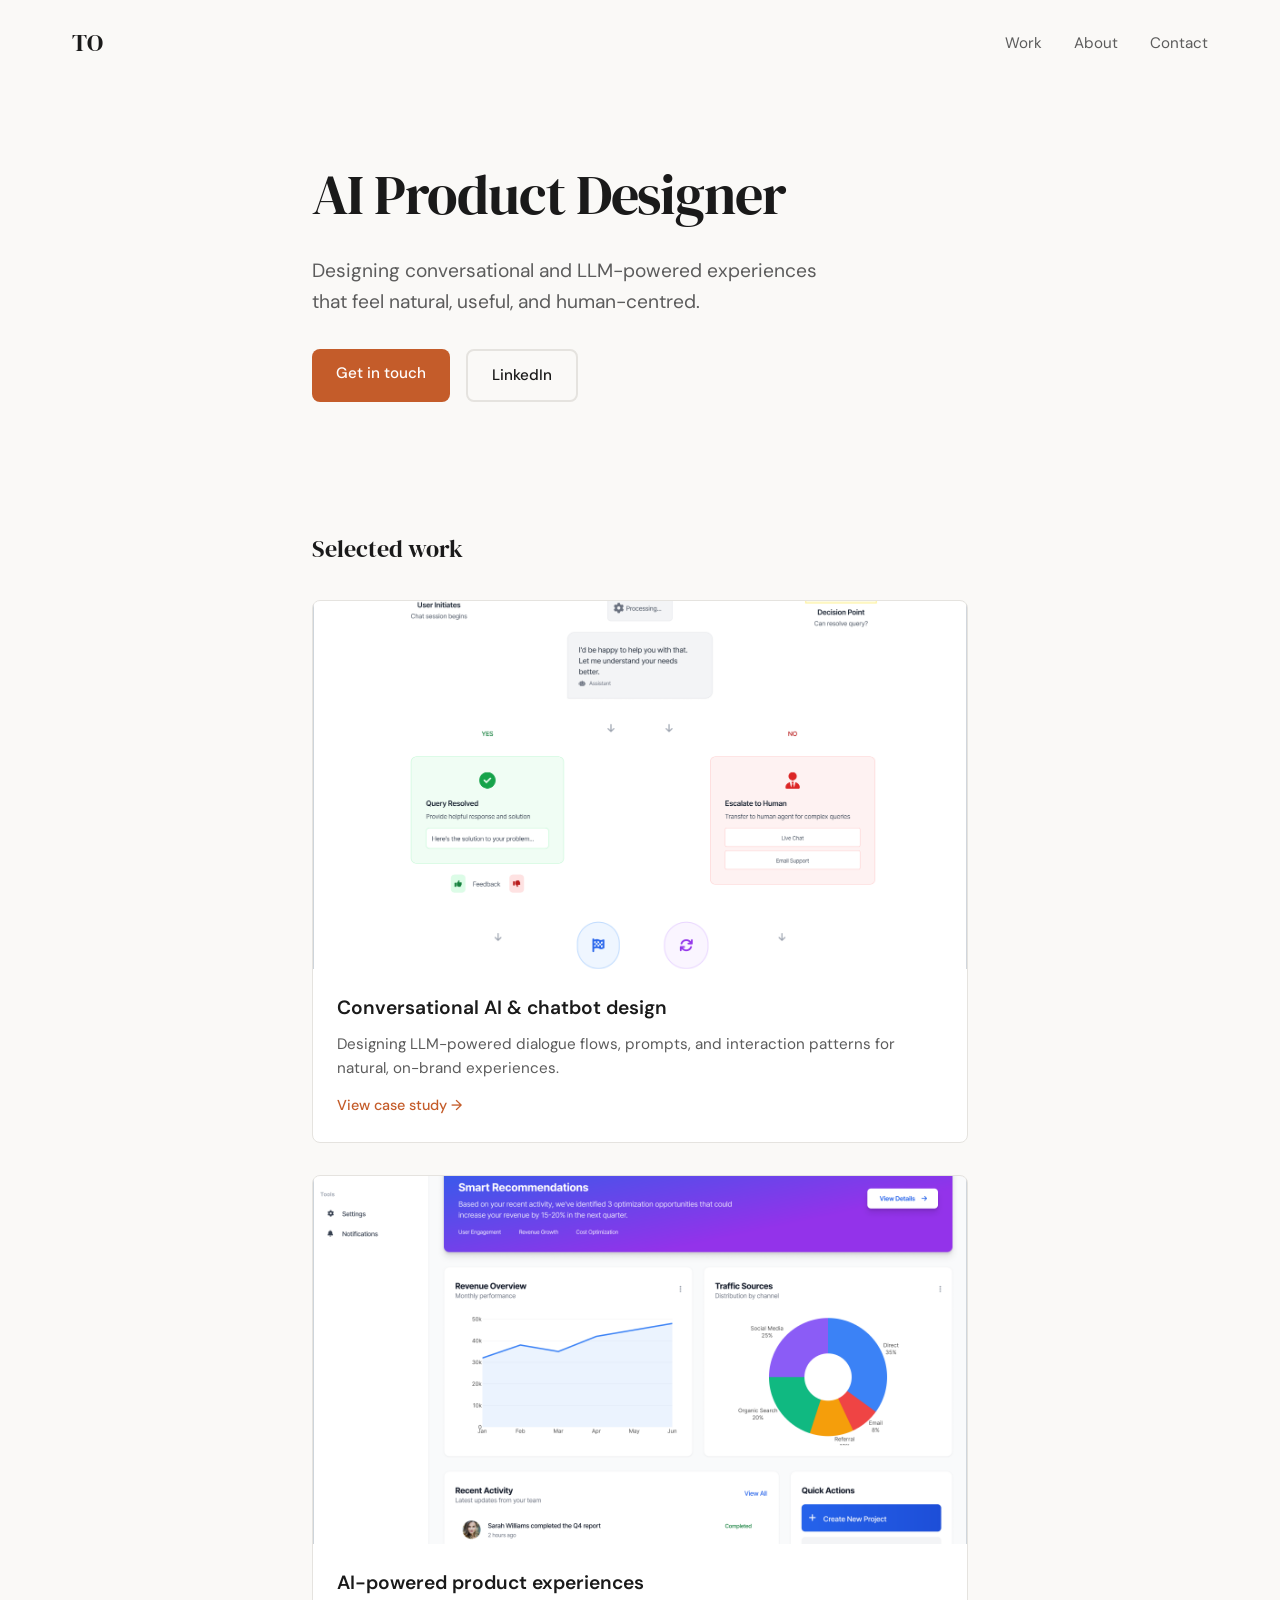
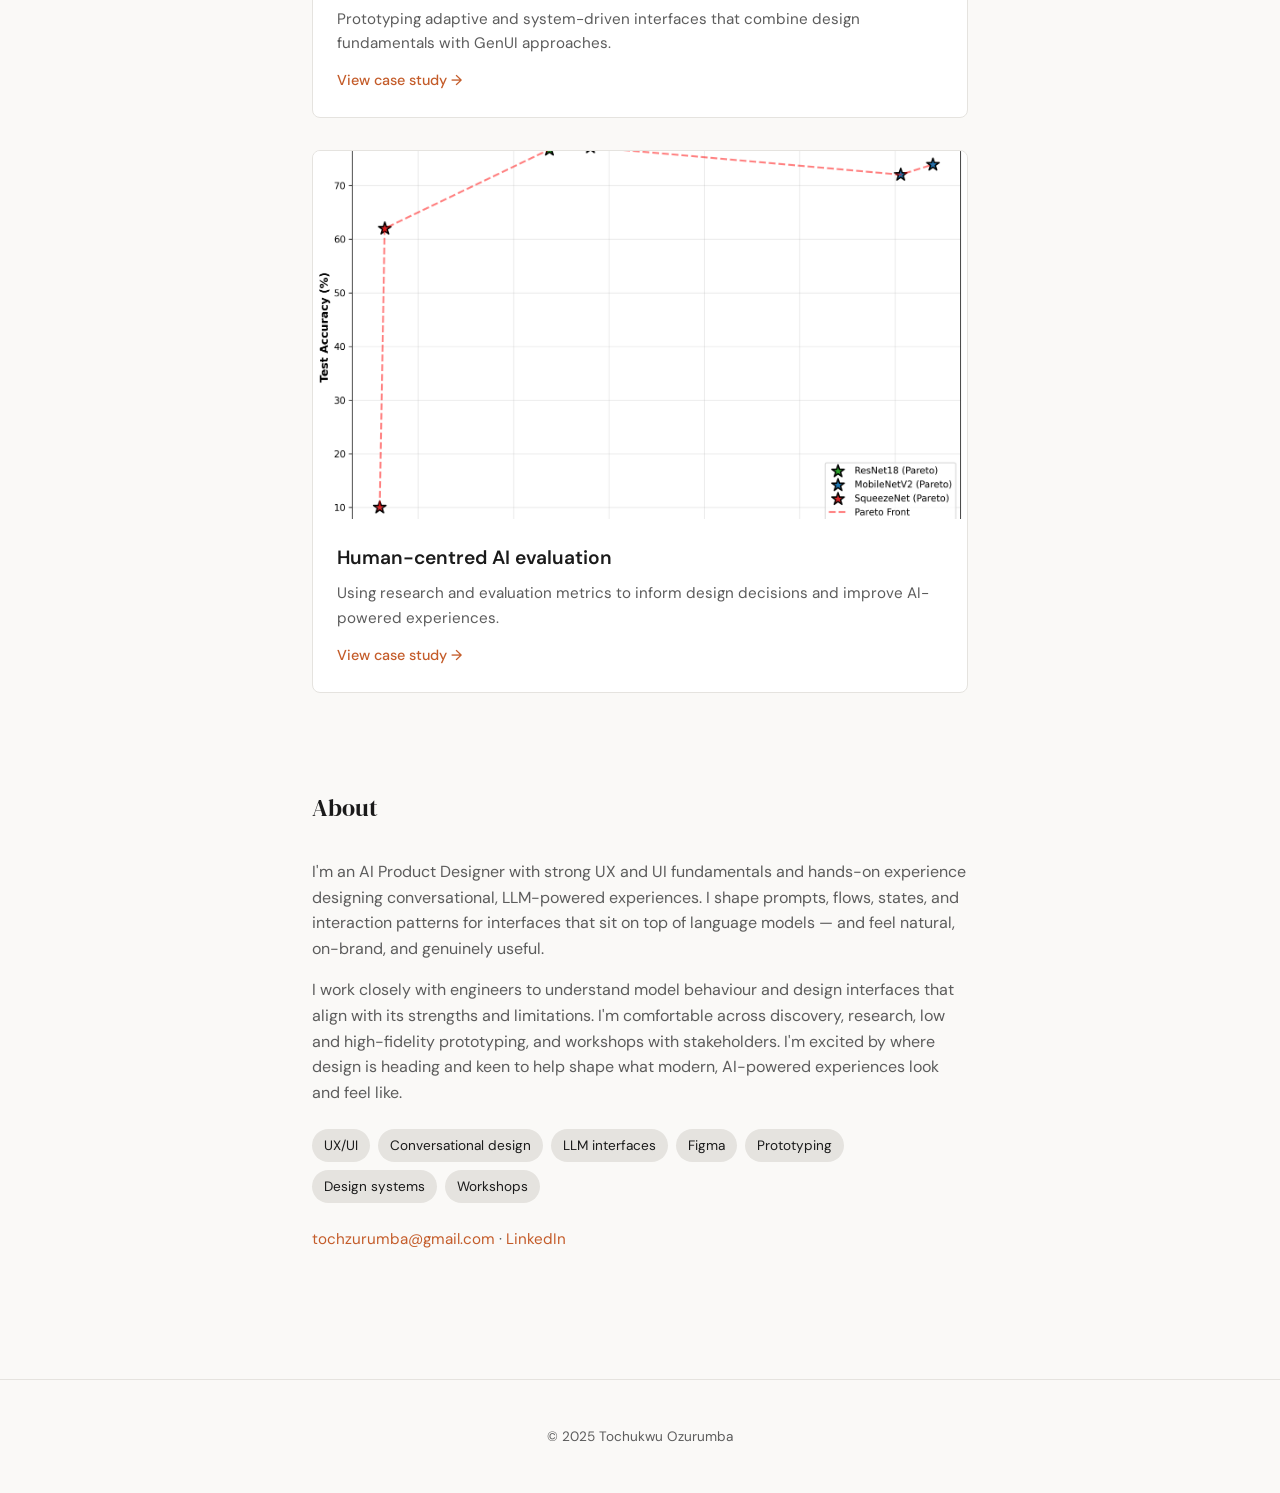
<file: index.html>
<!DOCTYPE html>
<html lang="en">
<head>
  <meta charset="UTF-8">
  <meta name="viewport" content="width=device-width, initial-scale=1.0">
  <title>Tochukwu Ozurumba — AI Product Designer</title>
  <link rel="stylesheet" href="styles.css">
  <link rel="preconnect" href="https://fonts.googleapis.com">
  <link rel="preconnect" href="https://fonts.gstatic.com" crossorigin>
  <link href="https://fonts.googleapis.com/css2?family=DM+Sans:ital,opsz,wght@0,9..40,400;0,9..40,500;0,9..40,600;0,9..40,700;1,9..40,400&family=DM+Serif+Display&display=swap" rel="stylesheet">
</head>
<body>
  <header class="site-header">
    <a href="index.html" class="logo">TO</a>
    <nav>
      <a href="index.html#work">Work</a>
      <a href="index.html#about">About</a>
      <a href="mailto:tochzurumba@gmail.com">Contact</a>
    </nav>
  </header>

  <main>
    <section class="hero">
      <h1>AI Product Designer</h1>
      <p class="hero-tagline">Designing conversational and LLM-powered experiences that feel natural, useful, and human-centred.</p>
      <div class="hero-links">
        <a href="mailto:tochzurumba@gmail.com" class="btn btn-primary">Get in touch</a>
        <a href="https://www.linkedin.com/in/tochukwu-oz" target="_blank" rel="noopener" class="btn btn-secondary">LinkedIn</a>
      </div>
    </section>

    <section id="work" class="work">
      <h2>Selected work</h2>
      <div class="project-grid">
        <a href="case-study-chatbot.html" class="project-card">
          <div class="project-image">
            <img src="chatbot-flow.png" alt="Conversational AI">
          </div>
          <div class="project-meta">
            <h3>Conversational AI & chatbot design</h3>
            <p>Designing LLM-powered dialogue flows, prompts, and interaction patterns for natural, on-brand experiences.</p>
            <span class="project-link">View case study →</span>
          </div>
        </a>

        <a href="case-study-ai-interfaces.html" class="project-card">
          <div class="project-image">
            <img src="interfaces-dashboard.png" alt="AI interfaces">
          </div>
          <div class="project-meta">
            <h3>AI-powered product experiences</h3>
            <p>Prototyping adaptive and system-driven interfaces that combine design fundamentals with GenUI approaches.</p>
            <span class="project-link">View case study →</span>
          </div>
        </a>

        <a href="case-study-research.html" class="project-card">
          <div class="project-image">
            <img src="research-pareto.png" alt="Human-centred AI evaluation">
          </div>
          <div class="project-meta">
            <h3>Human-centred AI evaluation</h3>
            <p>Using research and evaluation metrics to inform design decisions and improve AI-powered experiences.</p>
            <span class="project-link">View case study →</span>
          </div>
        </a>
      </div>
    </section>

    <section id="about" class="about">
      <h2>About</h2>
      <div class="about-content">
        <p>I'm an AI Product Designer with strong UX and UI fundamentals and hands-on experience designing conversational, LLM-powered experiences. I shape prompts, flows, states, and interaction patterns for interfaces that sit on top of language models — and feel natural, on-brand, and genuinely useful.</p>
        <p>I work closely with engineers to understand model behaviour and design interfaces that align with its strengths and limitations. I'm comfortable across discovery, research, low and high-fidelity prototyping, and workshops with stakeholders. I'm excited by where design is heading and keen to help shape what modern, AI-powered experiences look and feel like.</p>
        <div class="skills-tags">
          <span>UX/UI</span>
          <span>Conversational design</span>
          <span>LLM interfaces</span>
          <span>Figma</span>
          <span>Prototyping</span>
          <span>Design systems</span>
          <span>Workshops</span>
        </div>
        <p class="contact-cta"><a href="mailto:tochzurumba@gmail.com">tochzurumba@gmail.com</a> · <a href="https://www.linkedin.com/in/tochukwu-oz" target="_blank" rel="noopener">LinkedIn</a></p>
      </div>
    </section>
  </main>

  <footer class="site-footer">
    <p>© 2025 Tochukwu Ozurumba</p>
  </footer>
</body>
</html>
</file>
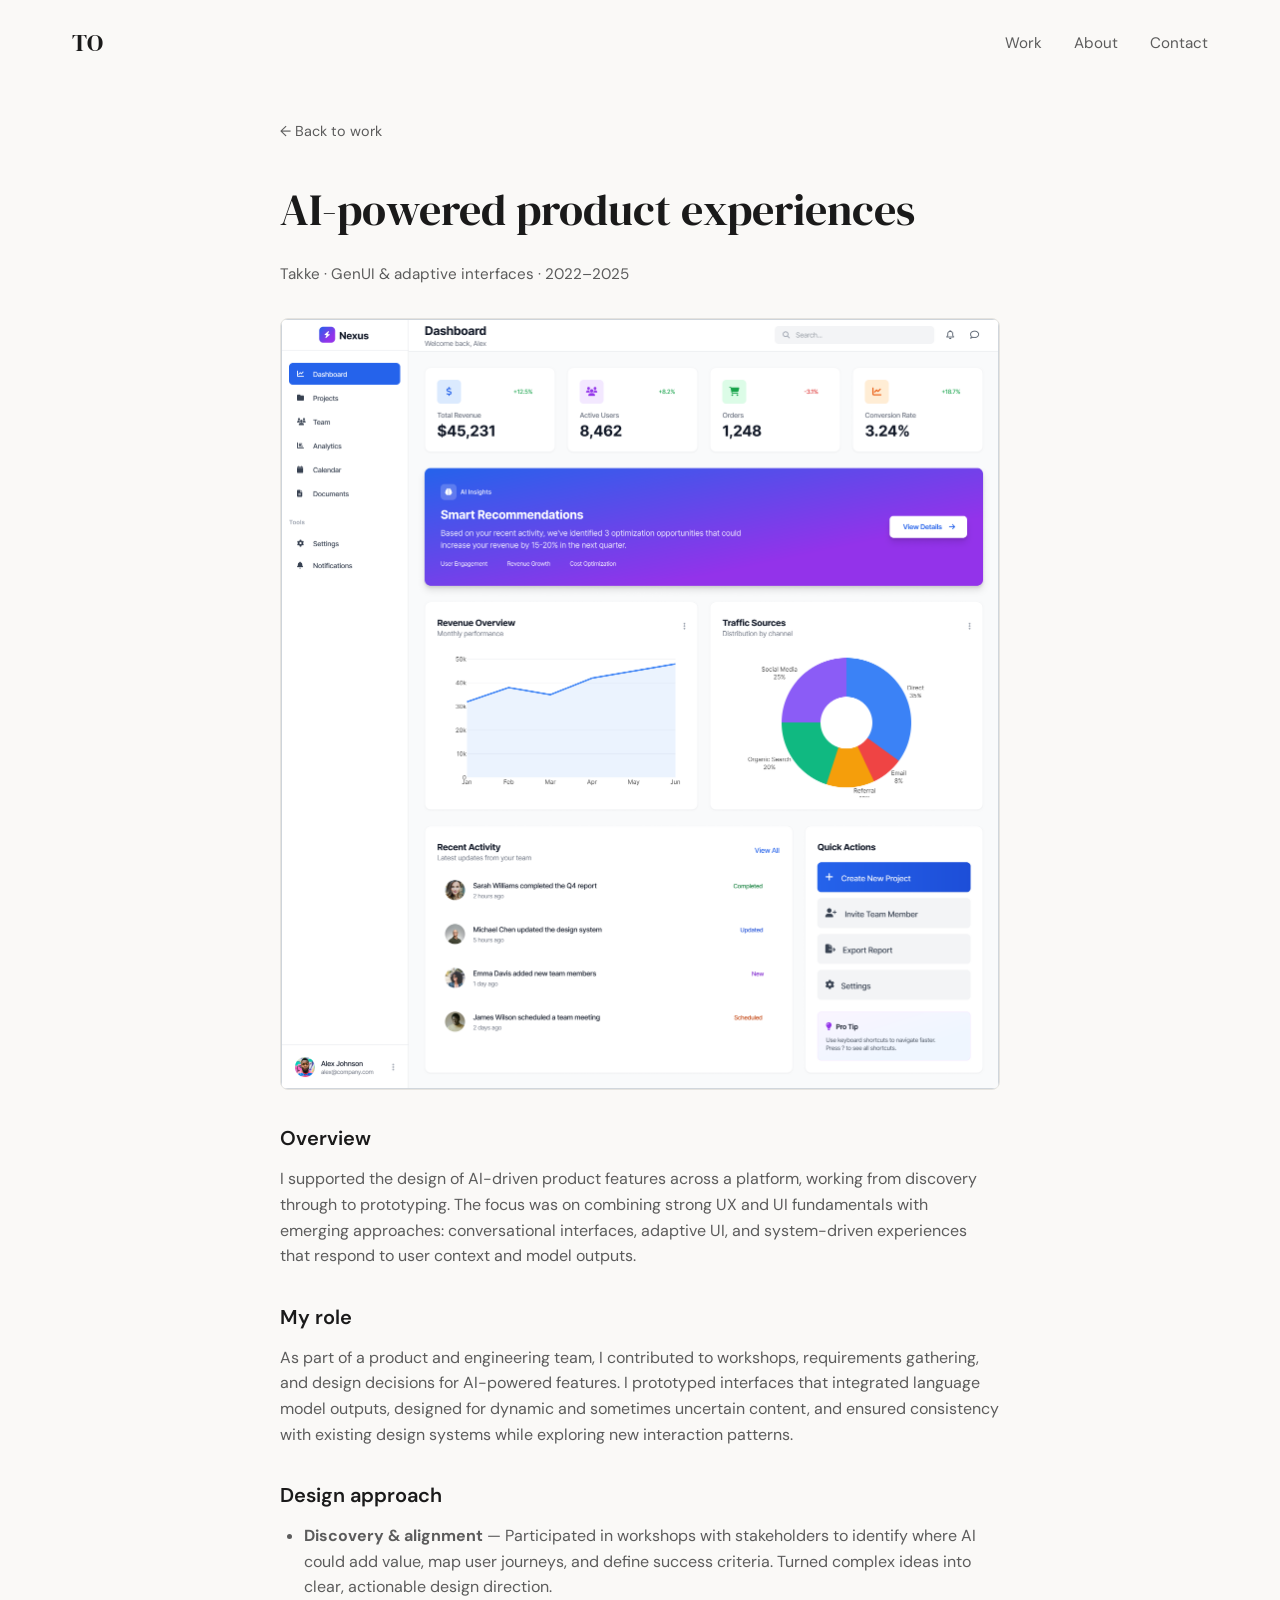
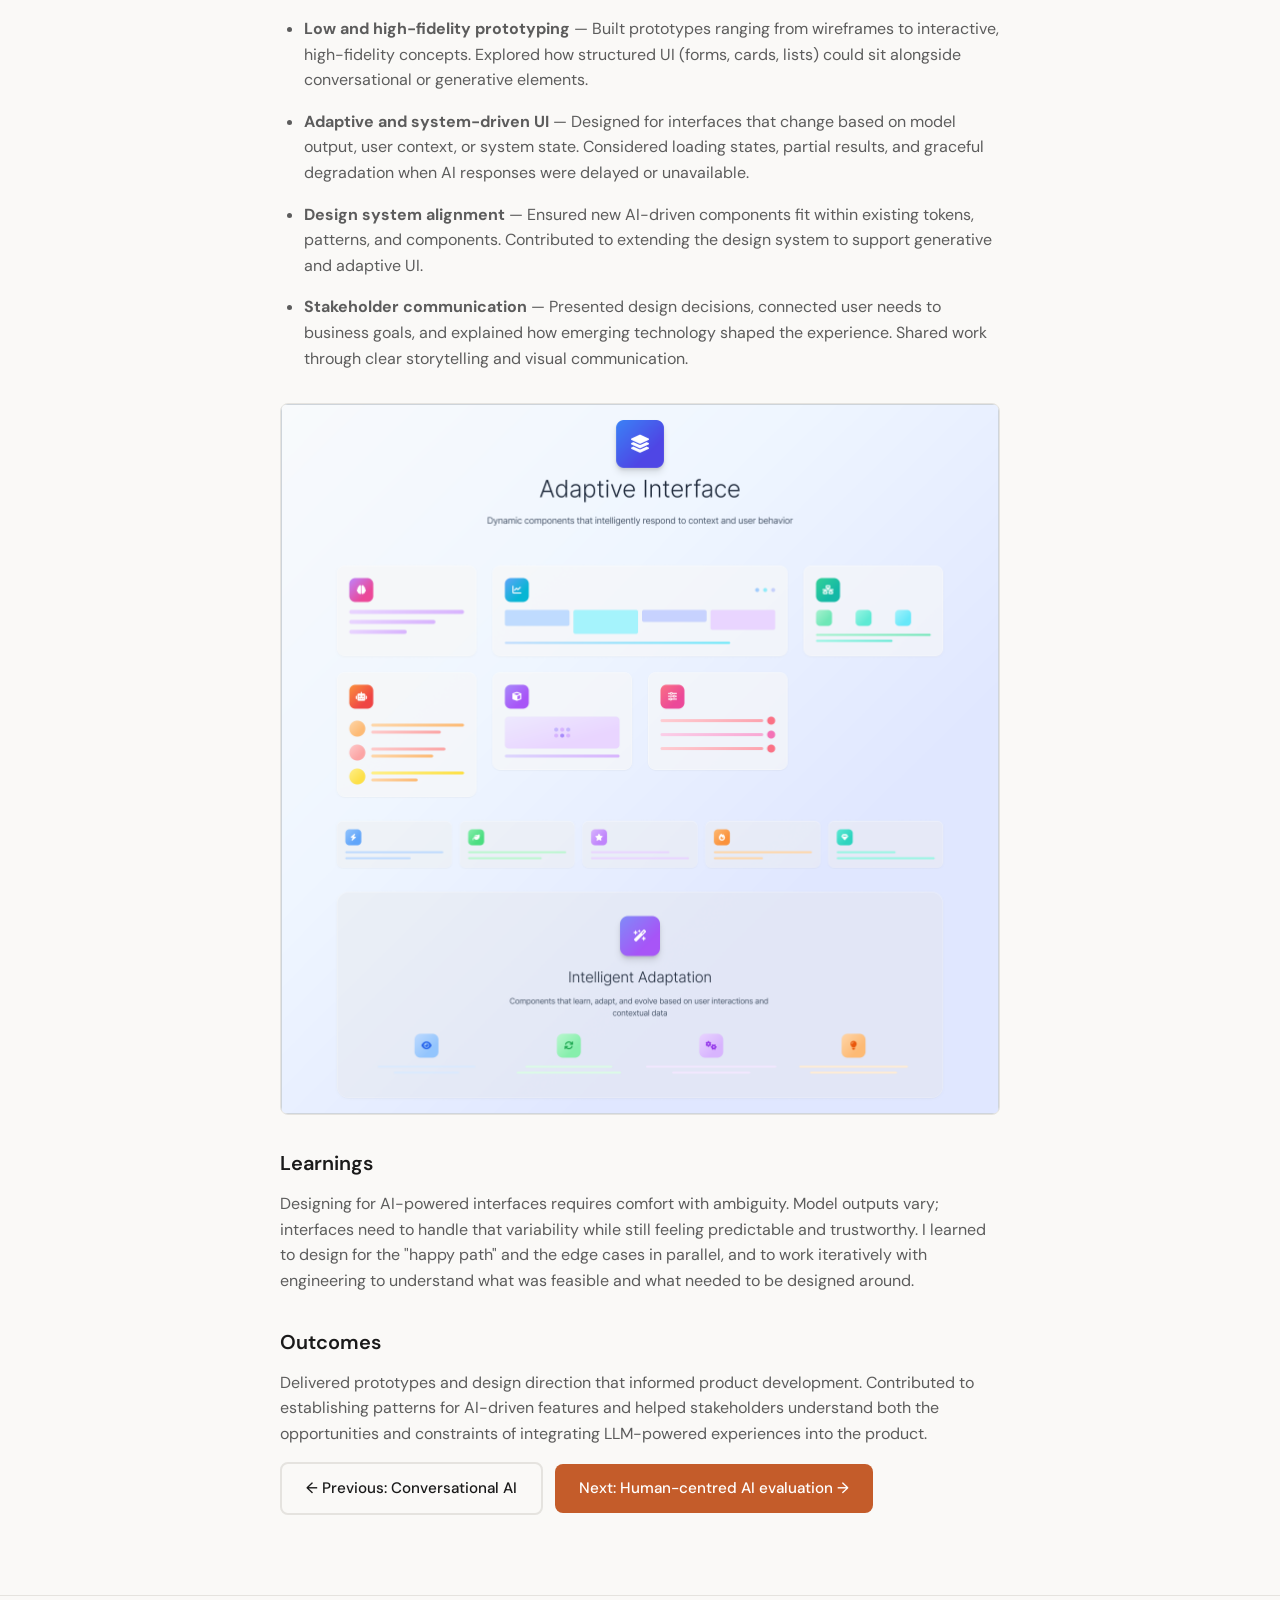
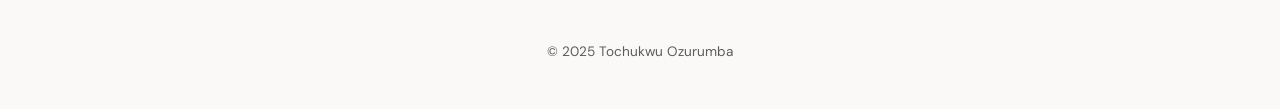
<file: case-study-ai-interfaces.html>
<!DOCTYPE html>
<html lang="en">
<head>
  <meta charset="UTF-8">
  <meta name="viewport" content="width=device-width, initial-scale=1.0">
  <title>AI-Powered Product Experiences — Tochukwu Ozurumba</title>
  <link rel="stylesheet" href="styles.css">
  <link rel="preconnect" href="https://fonts.googleapis.com">
  <link rel="preconnect" href="https://fonts.gstatic.com" crossorigin>
  <link href="https://fonts.googleapis.com/css2?family=DM+Sans:wght@400;500;600;700&family=DM+Serif+Display&display=swap" rel="stylesheet">
</head>
<body>
  <header class="site-header">
    <a href="index.html" class="logo">TO</a>
    <nav>
      <a href="index.html#work">Work</a>
      <a href="index.html#about">About</a>
      <a href="mailto:tochzurumba@gmail.com">Contact</a>
    </nav>
  </header>

  <main class="case-study">
    <a href="index.html#work" class="back-link">← Back to work</a>
    
    <h1>AI-powered product experiences</h1>
    <p class="meta">Takke · GenUI & adaptive interfaces · 2022–2025</p>

    <div class="case-image">
      <img src="interfaces-dashboard.png" alt="Dashboard with AI features">
    </div>

    <h2>Overview</h2>
    <p>I supported the design of AI-driven product features across a platform, working from discovery through to prototyping. The focus was on combining strong UX and UI fundamentals with emerging approaches: conversational interfaces, adaptive UI, and system-driven experiences that respond to user context and model outputs.</p>

    <h2>My role</h2>
    <p>As part of a product and engineering team, I contributed to workshops, requirements gathering, and design decisions for AI-powered features. I prototyped interfaces that integrated language model outputs, designed for dynamic and sometimes uncertain content, and ensured consistency with existing design systems while exploring new interaction patterns.</p>

    <h2>Design approach</h2>
    <ul>
      <li><strong>Discovery & alignment</strong> — Participated in workshops with stakeholders to identify where AI could add value, map user journeys, and define success criteria. Turned complex ideas into clear, actionable design direction.</li>
      <li><strong>Low and high-fidelity prototyping</strong> — Built prototypes ranging from wireframes to interactive, high-fidelity concepts. Explored how structured UI (forms, cards, lists) could sit alongside conversational or generative elements.</li>
      <li><strong>Adaptive and system-driven UI</strong> — Designed for interfaces that change based on model output, user context, or system state. Considered loading states, partial results, and graceful degradation when AI responses were delayed or unavailable.</li>
      <li><strong>Design system alignment</strong> — Ensured new AI-driven components fit within existing tokens, patterns, and components. Contributed to extending the design system to support generative and adaptive UI.</li>
      <li><strong>Stakeholder communication</strong> — Presented design decisions, connected user needs to business goals, and explained how emerging technology shaped the experience. Shared work through clear storytelling and visual communication.</li>
    </ul>

    <div class="case-image">
      <img src="interfaces-adaptive.png" alt="Adaptive interface design">
    </div>

    <h2>Learnings</h2>
    <p>Designing for AI-powered interfaces requires comfort with ambiguity. Model outputs vary; interfaces need to handle that variability while still feeling predictable and trustworthy. I learned to design for the "happy path" and the edge cases in parallel, and to work iteratively with engineering to understand what was feasible and what needed to be designed around.</p>

    <h2>Outcomes</h2>
    <p>Delivered prototypes and design direction that informed product development. Contributed to establishing patterns for AI-driven features and helped stakeholders understand both the opportunities and constraints of integrating LLM-powered experiences into the product.</p>

    <p>
      <a href="case-study-chatbot.html" class="btn btn-secondary">← Previous: Conversational AI</a>
      <a href="case-study-research.html" class="btn btn-primary" style="margin-left: 0.5rem;">Next: Human-centred AI evaluation →</a>
    </p>
  </main>

  <footer class="site-footer">
    <p>© 2025 Tochukwu Ozurumba</p>
  </footer>
</body>
</html>
</file>
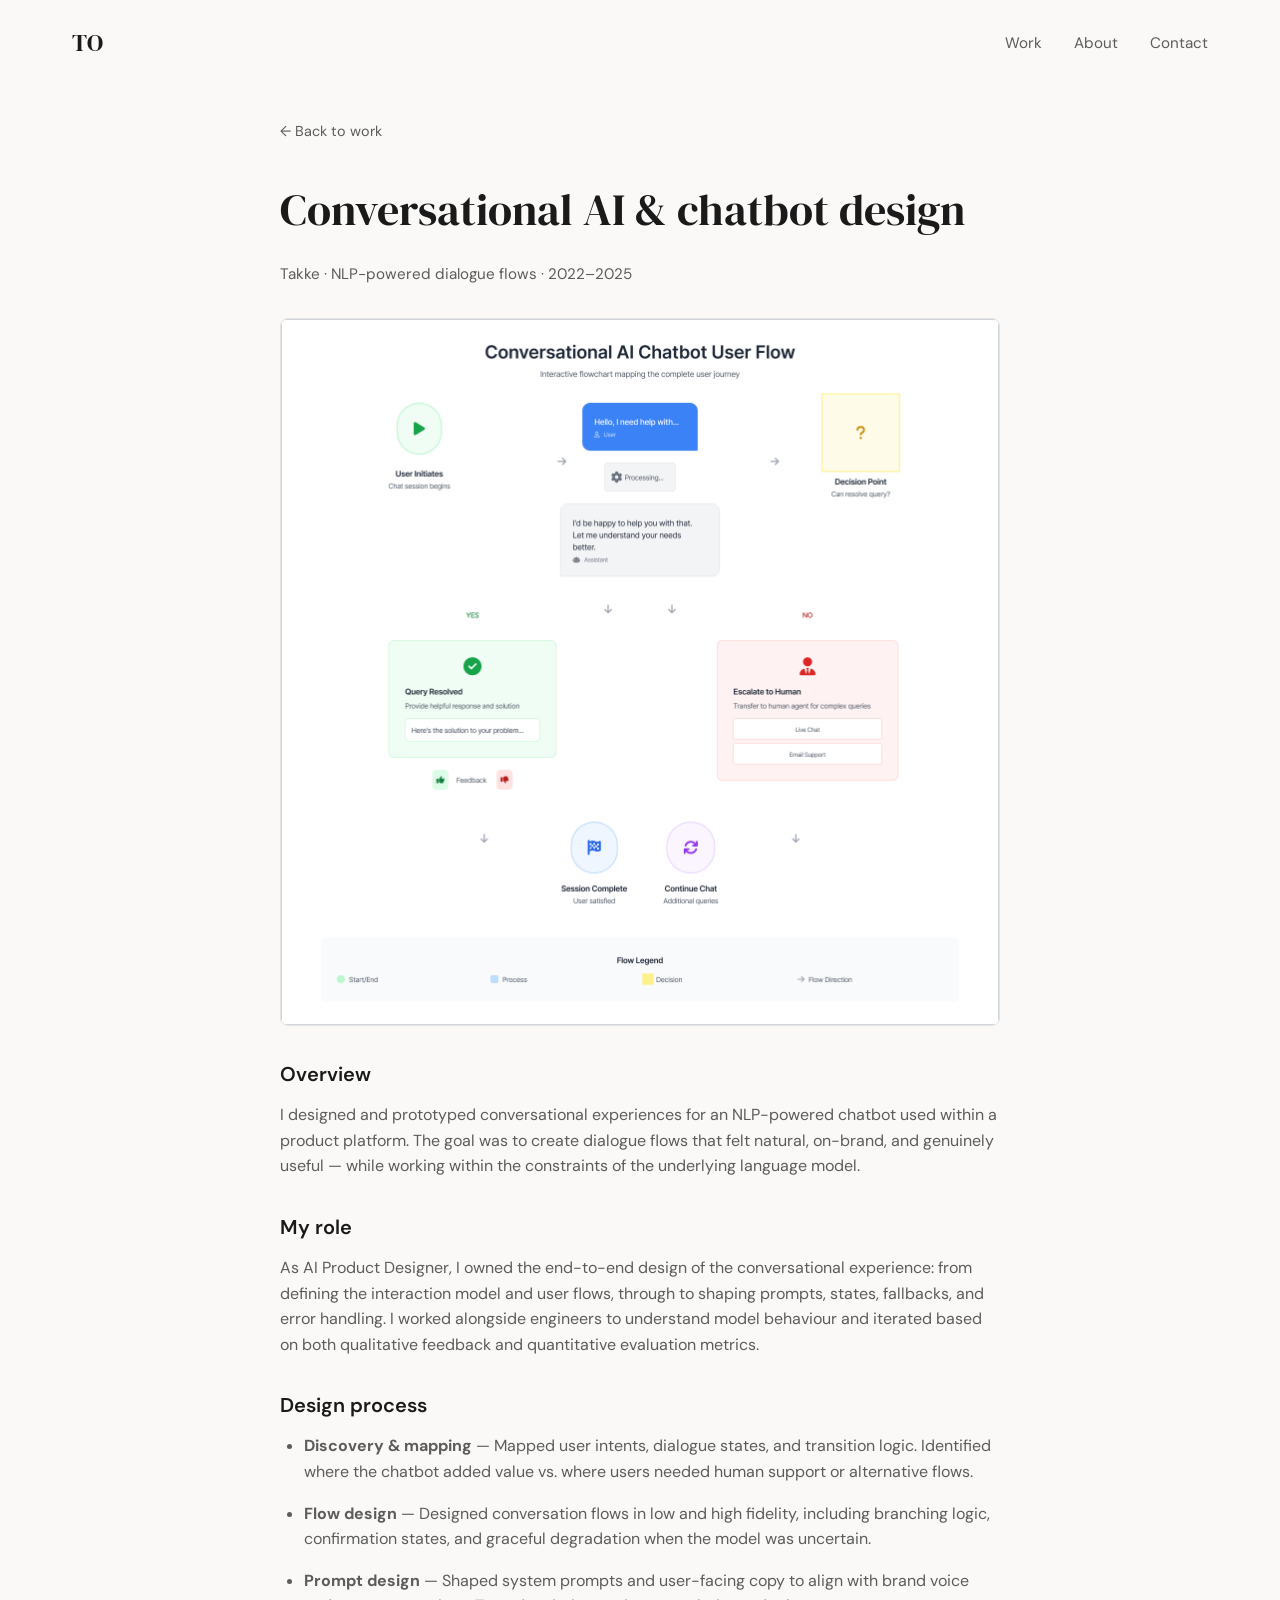
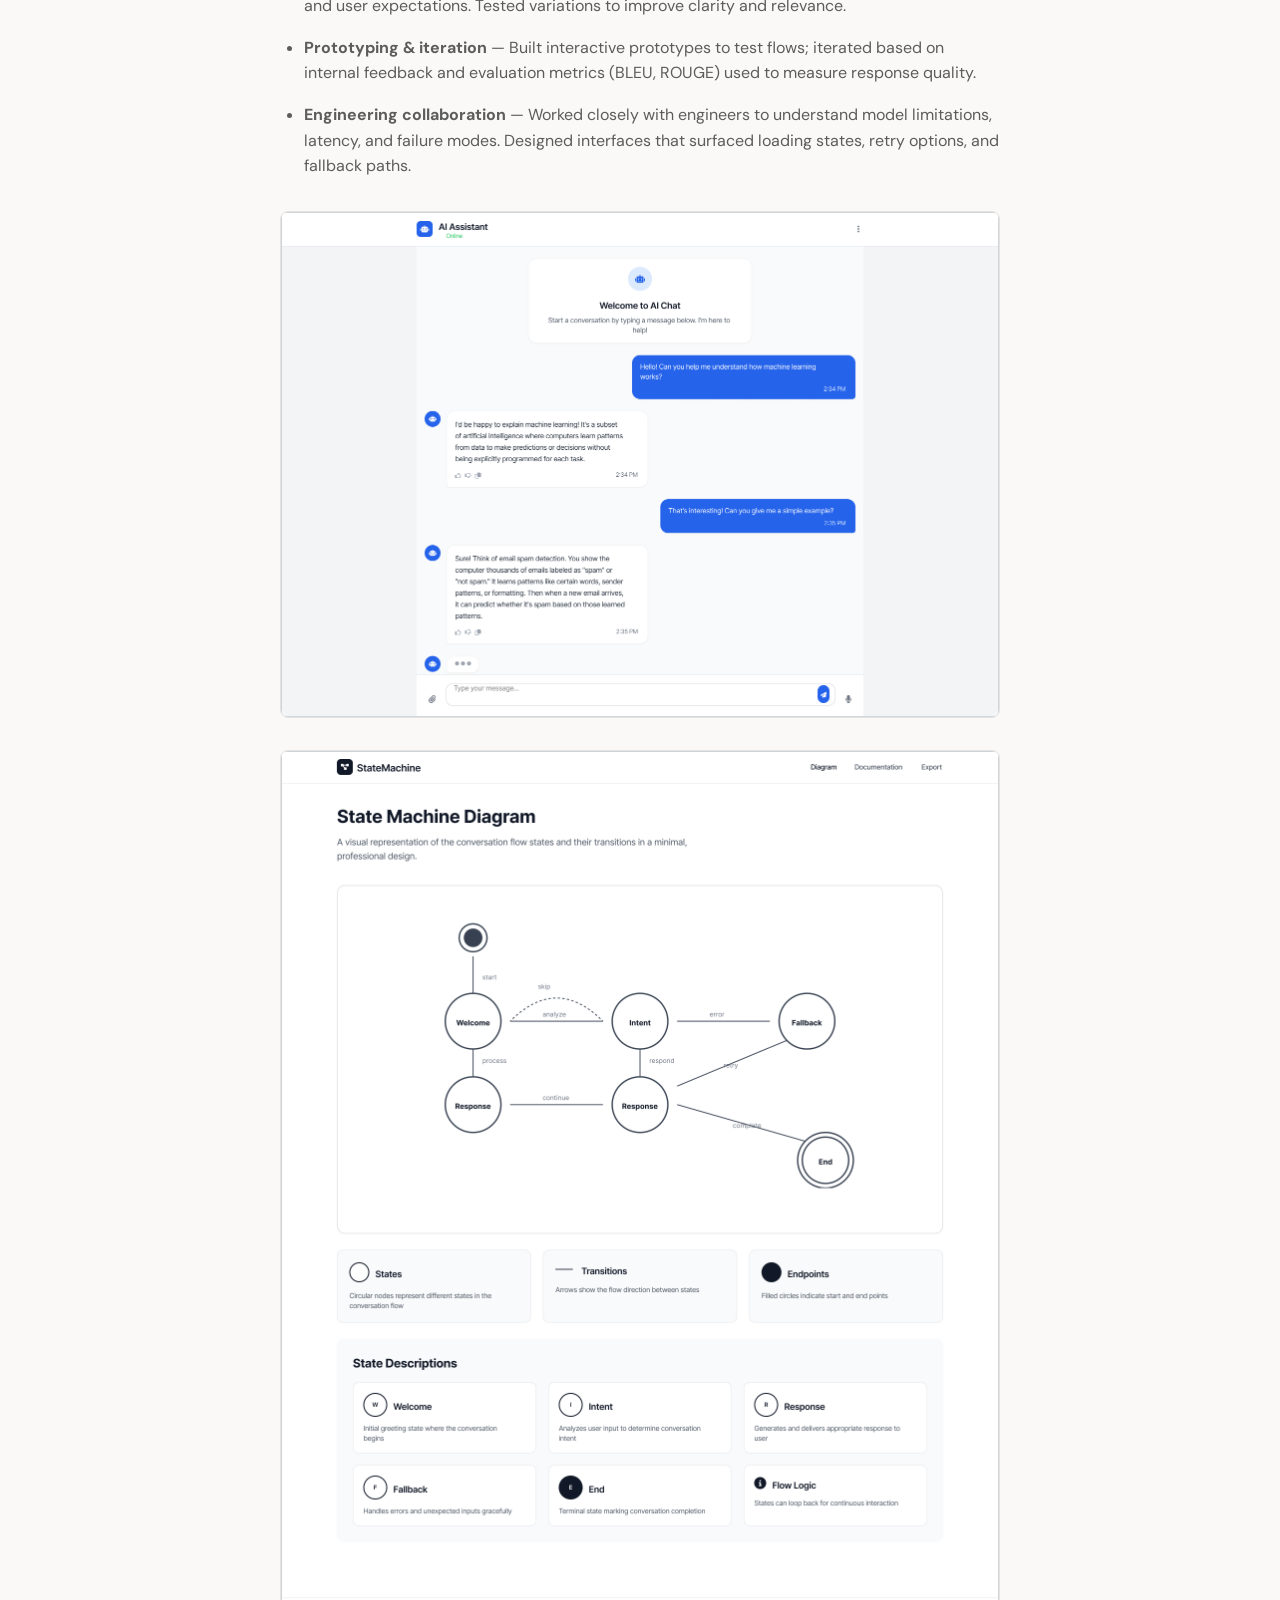
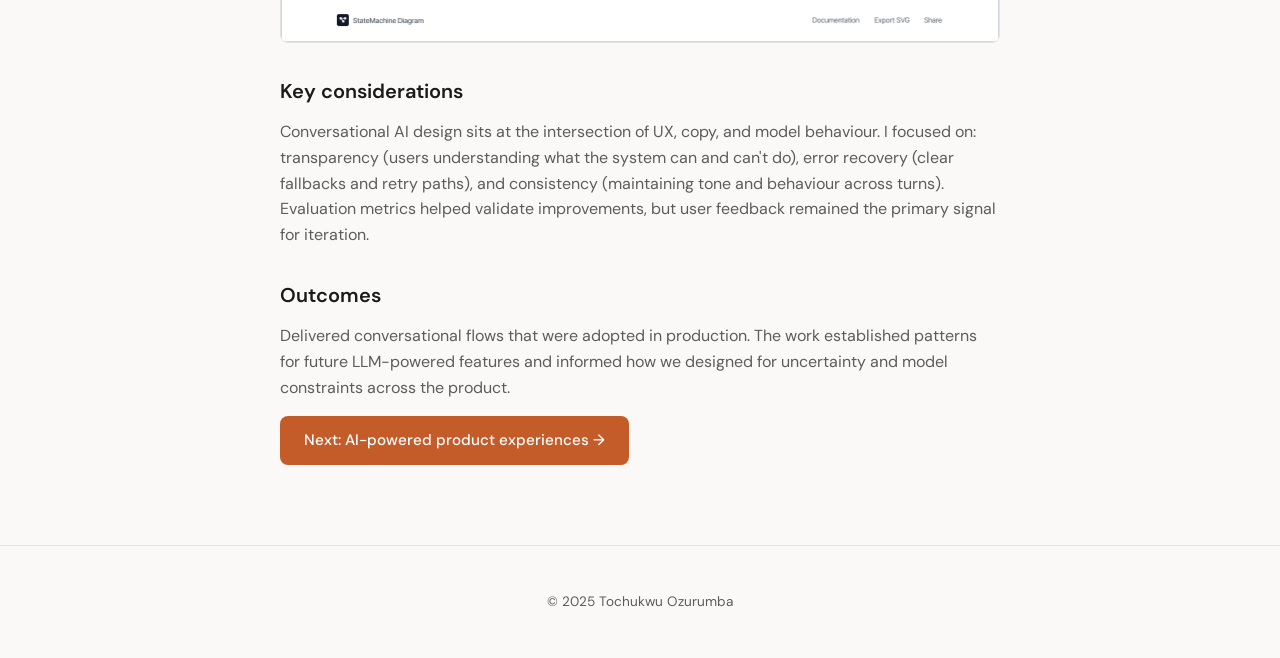
<file: case-study-chatbot.html>
<!DOCTYPE html>
<html lang="en">
<head>
  <meta charset="UTF-8">
  <meta name="viewport" content="width=device-width, initial-scale=1.0">
  <title>Conversational AI & Chatbot Design — Tochukwu Ozurumba</title>
  <link rel="stylesheet" href="styles.css">
  <link rel="preconnect" href="https://fonts.googleapis.com">
  <link rel="preconnect" href="https://fonts.gstatic.com" crossorigin>
  <link href="https://fonts.googleapis.com/css2?family=DM+Sans:wght@400;500;600;700&family=DM+Serif+Display&display=swap" rel="stylesheet">
</head>
<body>
  <header class="site-header">
    <a href="index.html" class="logo">TO</a>
    <nav>
      <a href="index.html#work">Work</a>
      <a href="index.html#about">About</a>
      <a href="mailto:tochzurumba@gmail.com">Contact</a>
    </nav>
  </header>

  <main class="case-study">
    <a href="index.html#work" class="back-link">← Back to work</a>
    
    <h1>Conversational AI & chatbot design</h1>
    <p class="meta">Takke · NLP-powered dialogue flows · 2022–2025</p>

    <div class="case-image">
      <img src="chatbot-flow.png" alt="Conversational AI flow diagram">
    </div>

    <h2>Overview</h2>
    <p>I designed and prototyped conversational experiences for an NLP-powered chatbot used within a product platform. The goal was to create dialogue flows that felt natural, on-brand, and genuinely useful — while working within the constraints of the underlying language model.</p>

    <h2>My role</h2>
    <p>As AI Product Designer, I owned the end-to-end design of the conversational experience: from defining the interaction model and user flows, through to shaping prompts, states, fallbacks, and error handling. I worked alongside engineers to understand model behaviour and iterated based on both qualitative feedback and quantitative evaluation metrics.</p>

    <h2>Design process</h2>
    <ul>
      <li><strong>Discovery & mapping</strong> — Mapped user intents, dialogue states, and transition logic. Identified where the chatbot added value vs. where users needed human support or alternative flows.</li>
      <li><strong>Flow design</strong> — Designed conversation flows in low and high fidelity, including branching logic, confirmation states, and graceful degradation when the model was uncertain.</li>
      <li><strong>Prompt design</strong> — Shaped system prompts and user-facing copy to align with brand voice and user expectations. Tested variations to improve clarity and relevance.</li>
      <li><strong>Prototyping & iteration</strong> — Built interactive prototypes to test flows; iterated based on internal feedback and evaluation metrics (BLEU, ROUGE) used to measure response quality.</li>
      <li><strong>Engineering collaboration</strong> — Worked closely with engineers to understand model limitations, latency, and failure modes. Designed interfaces that surfaced loading states, retry options, and fallback paths.</li>
    </ul>

    <div class="case-image">
      <img src="chatbot-ui.png" alt="Chat UI mockup">
    </div>

    <div class="case-image">
      <img src="chatbot-states.png" alt="State machine diagram">
    </div>

    <h2>Key considerations</h2>
    <p>Conversational AI design sits at the intersection of UX, copy, and model behaviour. I focused on: transparency (users understanding what the system can and can't do), error recovery (clear fallbacks and retry paths), and consistency (maintaining tone and behaviour across turns). Evaluation metrics helped validate improvements, but user feedback remained the primary signal for iteration.</p>

    <h2>Outcomes</h2>
    <p>Delivered conversational flows that were adopted in production. The work established patterns for future LLM-powered features and informed how we designed for uncertainty and model constraints across the product.</p>

    <p><a href="case-study-ai-interfaces.html" class="btn btn-primary">Next: AI-powered product experiences →</a></p>
  </main>

  <footer class="site-footer">
    <p>© 2025 Tochukwu Ozurumba</p>
  </footer>
</body>
</html>
</file>
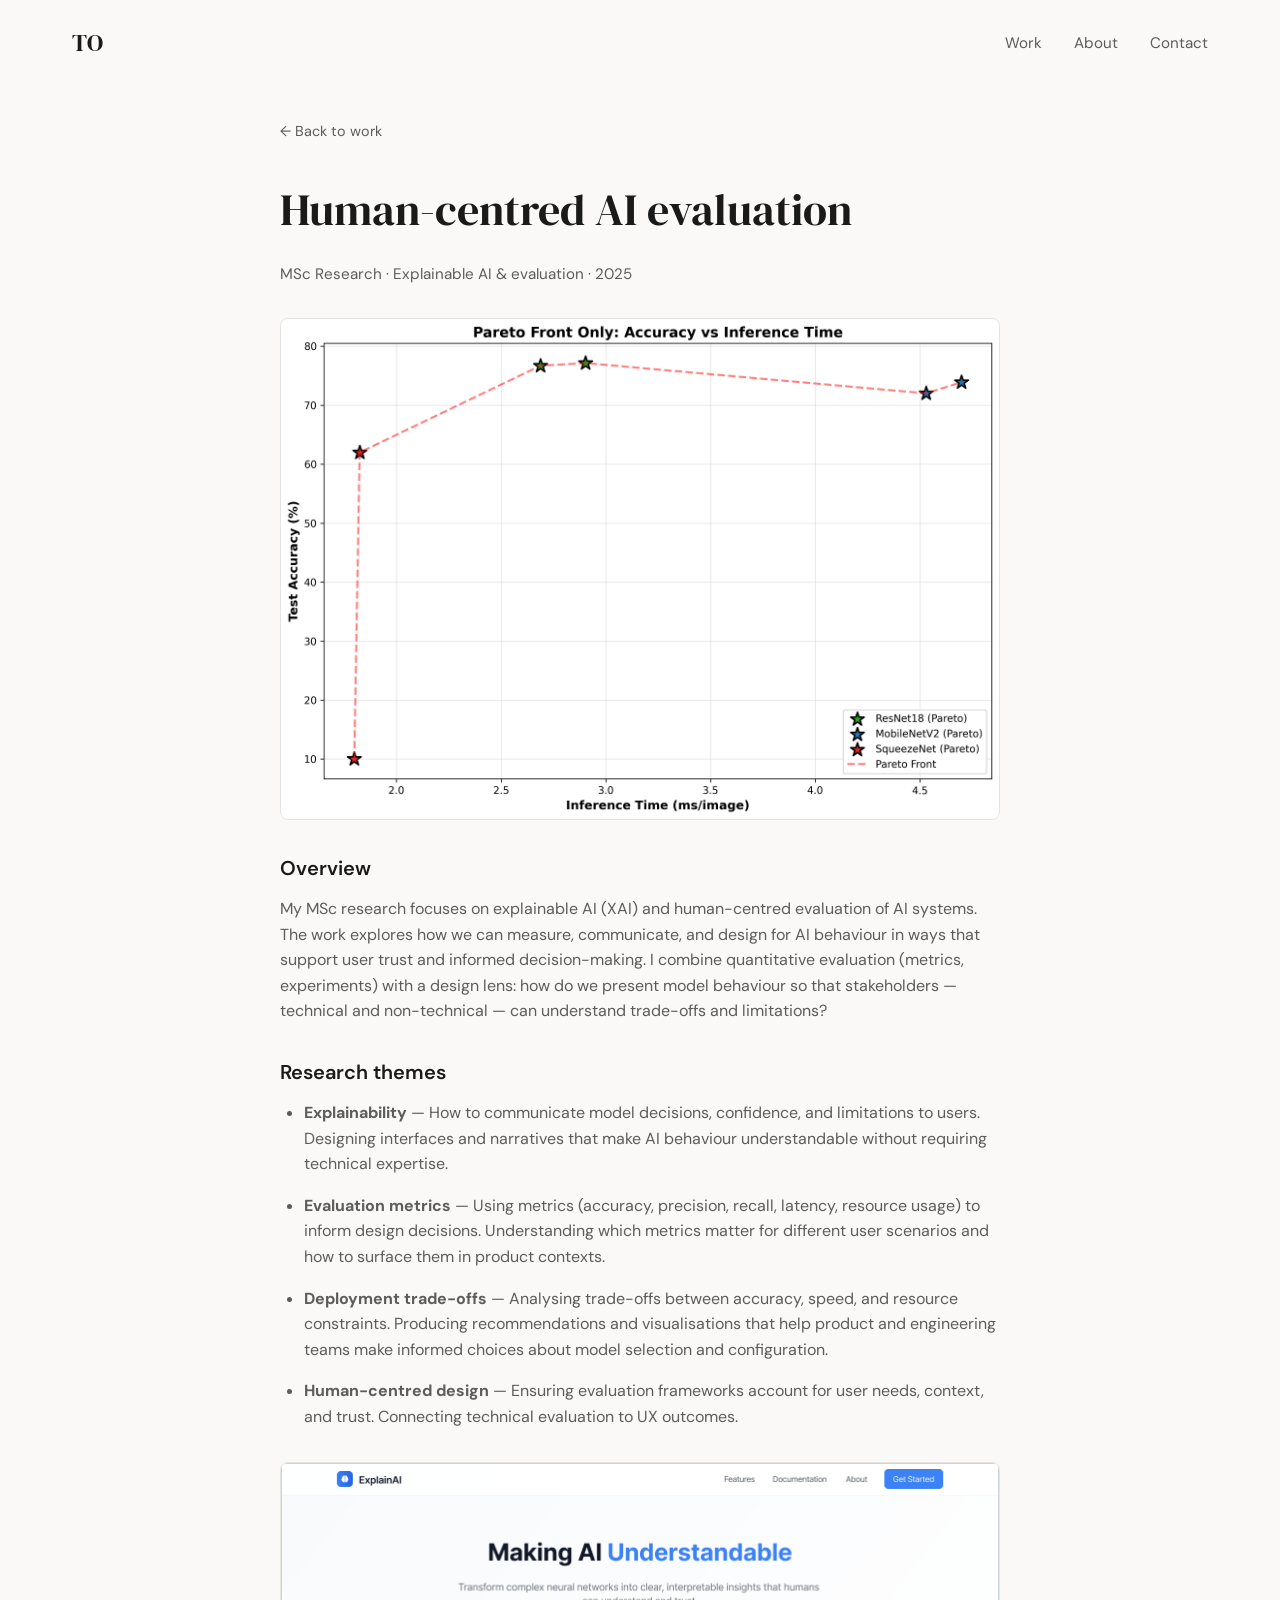
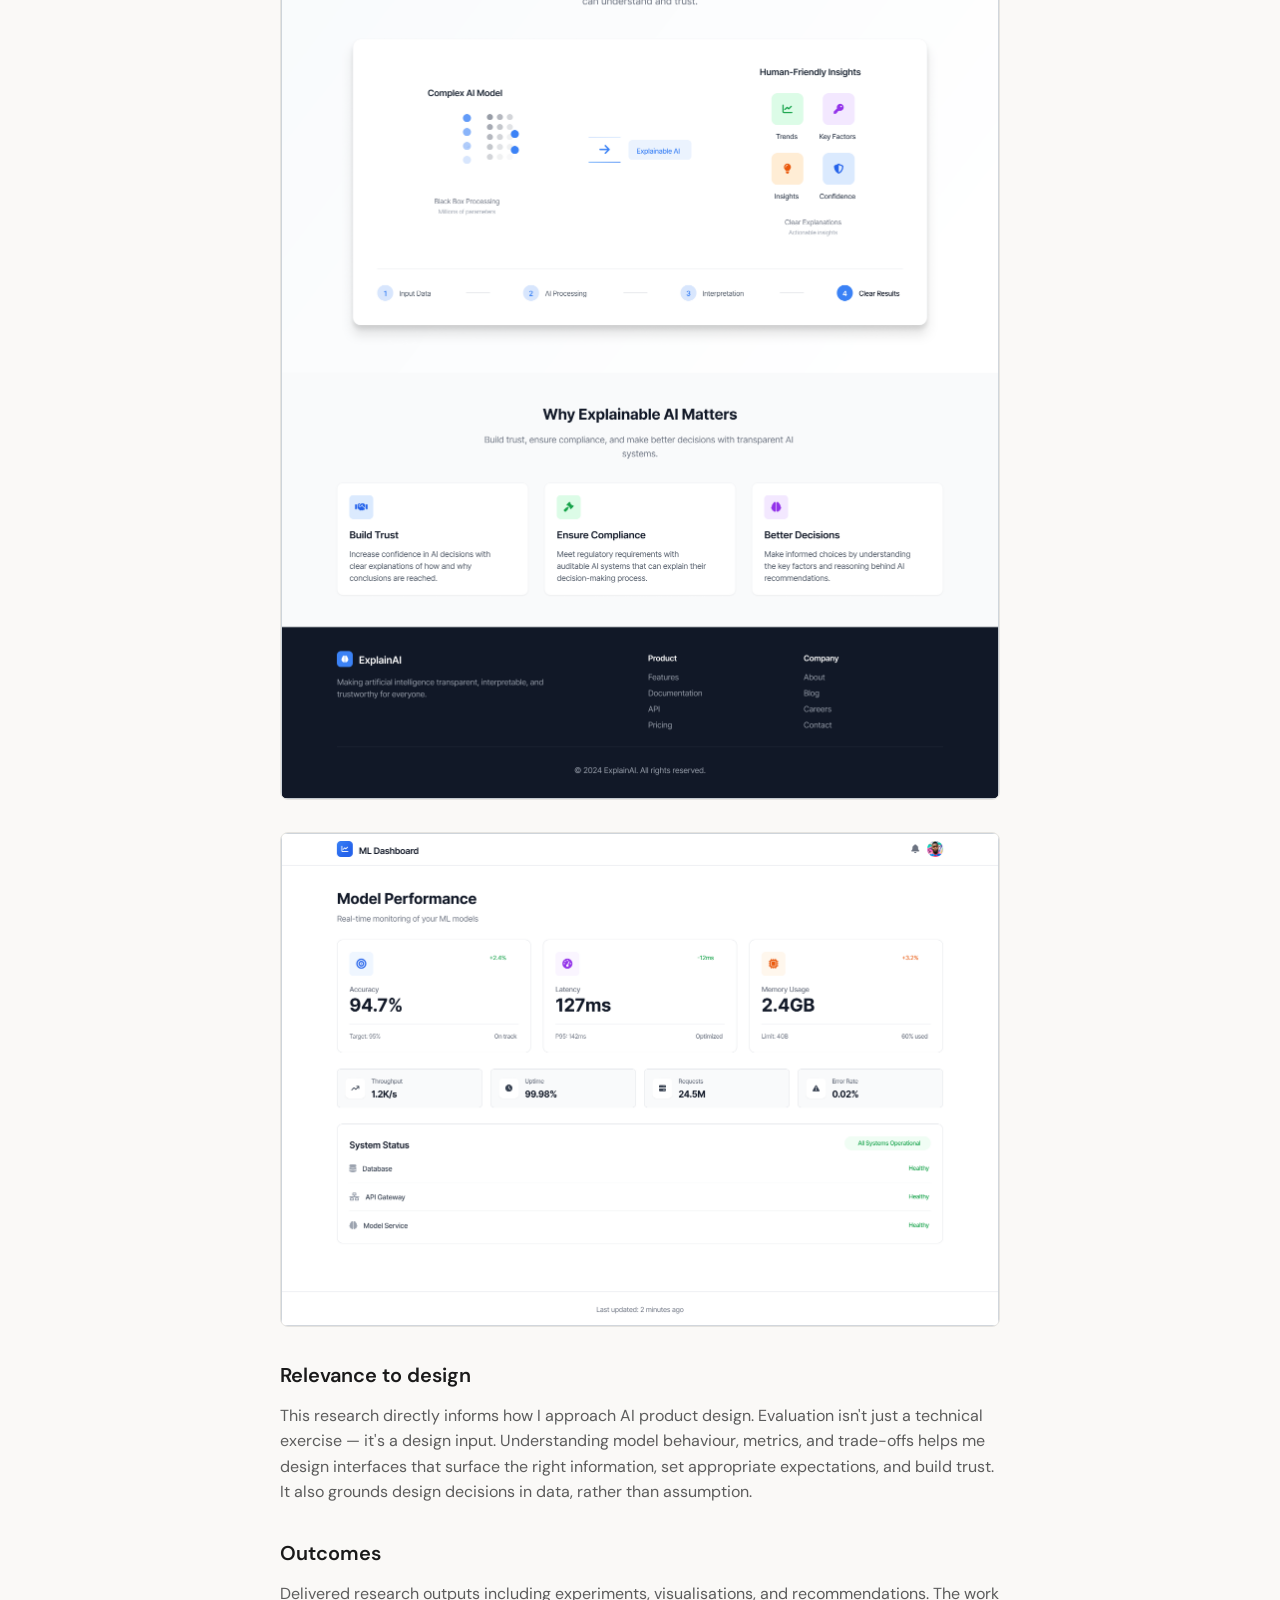
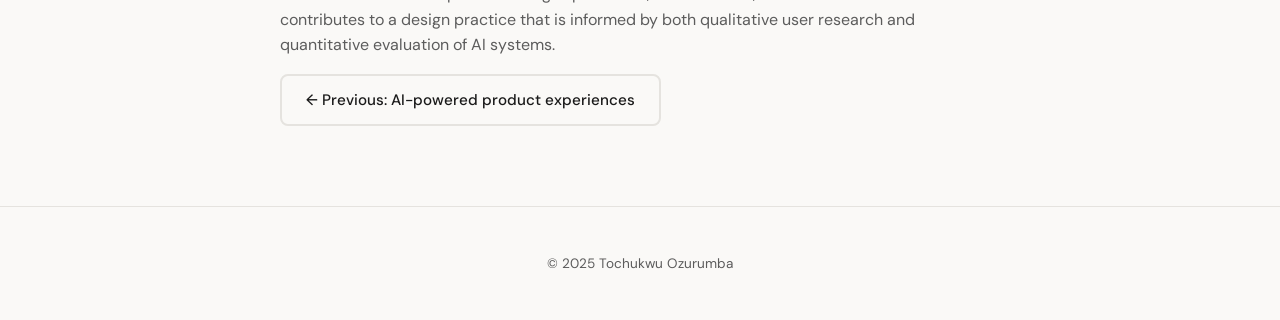
<file: case-study-research.html>
<!DOCTYPE html>
<html lang="en">
<head>
  <meta charset="UTF-8">
  <meta name="viewport" content="width=device-width, initial-scale=1.0">
  <title>Human-Centred AI Evaluation — Tochukwu Ozurumba</title>
  <link rel="stylesheet" href="styles.css">
  <link rel="preconnect" href="https://fonts.googleapis.com">
  <link rel="preconnect" href="https://fonts.gstatic.com" crossorigin>
  <link href="https://fonts.googleapis.com/css2?family=DM+Sans:wght@400;500;600;700&family=DM+Serif+Display&display=swap" rel="stylesheet">
</head>
<body>
  <header class="site-header">
    <a href="index.html" class="logo">TO</a>
    <nav>
      <a href="index.html#work">Work</a>
      <a href="index.html#about">About</a>
      <a href="mailto:tochzurumba@gmail.com">Contact</a>
    </nav>
  </header>

  <main class="case-study">
    <a href="index.html#work" class="back-link">← Back to work</a>
    
    <h1>Human-centred AI evaluation</h1>
    <p class="meta">MSc Research · Explainable AI & evaluation · 2025</p>

    <div class="case-image">
      <img src="research-pareto.png" alt="Pareto trade-off chart from dissertation">
    </div>

    <h2>Overview</h2>
    <p>My MSc research focuses on explainable AI (XAI) and human-centred evaluation of AI systems. The work explores how we can measure, communicate, and design for AI behaviour in ways that support user trust and informed decision-making. I combine quantitative evaluation (metrics, experiments) with a design lens: how do we present model behaviour so that stakeholders — technical and non-technical — can understand trade-offs and limitations?</p>

    <h2>Research themes</h2>
    <ul>
      <li><strong>Explainability</strong> — How to communicate model decisions, confidence, and limitations to users. Designing interfaces and narratives that make AI behaviour understandable without requiring technical expertise.</li>
      <li><strong>Evaluation metrics</strong> — Using metrics (accuracy, precision, recall, latency, resource usage) to inform design decisions. Understanding which metrics matter for different user scenarios and how to surface them in product contexts.</li>
      <li><strong>Deployment trade-offs</strong> — Analysing trade-offs between accuracy, speed, and resource constraints. Producing recommendations and visualisations that help product and engineering teams make informed choices about model selection and configuration.</li>
      <li><strong>Human-centred design</strong> — Ensuring evaluation frameworks account for user needs, context, and trust. Connecting technical evaluation to UX outcomes.</li>
    </ul>

    <div class="case-image">
      <img src="research-explainability.png" alt="Explainability diagram">
    </div>

    <div class="case-image">
      <img src="research-metrics.png" alt="Metrics dashboard">
    </div>

    <h2>Relevance to design</h2>
    <p>This research directly informs how I approach AI product design. Evaluation isn't just a technical exercise — it's a design input. Understanding model behaviour, metrics, and trade-offs helps me design interfaces that surface the right information, set appropriate expectations, and build trust. It also grounds design decisions in data, rather than assumption.</p>

    <h2>Outcomes</h2>
    <p>Delivered research outputs including experiments, visualisations, and recommendations. The work contributes to a design practice that is informed by both qualitative user research and quantitative evaluation of AI systems.</p>

    <p><a href="case-study-ai-interfaces.html" class="btn btn-secondary">← Previous: AI-powered product experiences</a></p>
  </main>

  <footer class="site-footer">
    <p>© 2025 Tochukwu Ozurumba</p>
  </footer>
</body>
</html>
</file>
<file: styles.css>
/* ——— Variables ——— */
:root {
  --color-bg: #faf9f7;
  --color-text: #1a1a1a;
  --color-text-muted: #5c5c5c;
  --color-accent: #c45c2a;
  --color-accent-light: #e8a07a;
  --color-border: #e5e3df;
  --font-sans: 'DM Sans', -apple-system, BlinkMacSystemFont, sans-serif;
  --font-serif: 'DM Serif Display', Georgia, serif;
  --max-width: 720px;
  --spacing: 1.5rem;
  --radius: 8px;
}

/* ——— Reset & Base ——— */
*, *::before, *::after { box-sizing: border-box; }
html { scroll-behavior: smooth; }
body {
  margin: 0;
  font-family: var(--font-sans);
  font-size: 16px;
  line-height: 1.6;
  color: var(--color-text);
  background: var(--color-bg);
}

a { color: var(--color-accent); text-decoration: none; }
a:hover { text-decoration: underline; }

/* ——— Layout ——— */
.site-header {
  display: flex;
  justify-content: space-between;
  align-items: center;
  padding: var(--spacing) 2rem;
  max-width: 1200px;
  margin: 0 auto;
}
.logo {
  font-family: var(--font-serif);
  font-size: 1.5rem;
  font-weight: 400;
  color: var(--color-text);
}
.logo:hover { text-decoration: none; }
.site-header nav {
  display: flex;
  gap: 2rem;
}
.site-header nav a {
  color: var(--color-text-muted);
  font-size: 0.95rem;
}
.site-header nav a:hover { color: var(--color-text); }

main { max-width: var(--max-width); margin: 0 auto; padding: 0 2rem 4rem; }

/* ——— Hero ——— */
.hero {
  padding: 4rem 0 5rem;
}
.hero h1 {
  font-family: var(--font-serif);
  font-size: clamp(2.5rem, 5vw, 3.5rem);
  font-weight: 400;
  margin: 0 0 1rem;
  letter-spacing: -0.02em;
}
.hero-tagline {
  font-size: 1.2rem;
  color: var(--color-text-muted);
  margin: 0 0 2rem;
  max-width: 540px;
}
.hero-links {
  display: flex;
  gap: 1rem;
}
.btn {
  display: inline-block;
  padding: 0.75rem 1.5rem;
  border-radius: var(--radius);
  font-weight: 500;
  font-size: 0.95rem;
  transition: background 0.2s, color 0.2s;
}
.btn-primary {
  background: var(--color-accent);
  color: white;
  border: none;
}
.btn-primary:hover { background: #a84d20; text-decoration: none; }
.btn-secondary {
  background: transparent;
  color: var(--color-text);
  border: 2px solid var(--color-border);
}
.btn-secondary:hover { border-color: var(--color-text); text-decoration: none; }

/* ——— Work section ——— */
.work { padding: 3rem 0; }
.work h2, .about h2 {
  font-family: var(--font-serif);
  font-size: 1.5rem;
  font-weight: 400;
  margin: 0 0 2rem;
}
.project-grid {
  display: flex;
  flex-direction: column;
  gap: 2rem;
}
.project-card {
  display: block;
  background: white;
  border: 1px solid var(--color-border);
  border-radius: var(--radius);
  overflow: hidden;
  transition: box-shadow 0.2s, transform 0.2s;
}
.project-card:hover {
  box-shadow: 0 8px 24px rgba(0,0,0,0.06);
  transform: translateY(-2px);
  text-decoration: none;
}
.project-image {
  aspect-ratio: 16 / 9;
  background: linear-gradient(135deg, #e8e4df 0%, #d4cfc8 100%);
  display: flex;
  align-items: center;
  justify-content: center;
  overflow: hidden;
}
.project-image img {
  width: 100%;
  height: 100%;
  object-fit: cover;
  display: block;
}
.placeholder-image {
  text-align: center;
  color: var(--color-text-muted);
  font-size: 0.9rem;
}
.project-meta {
  padding: 1.5rem;
}
.project-meta h3 {
  margin: 0 0 0.5rem;
  font-size: 1.2rem;
  font-weight: 600;
  color: var(--color-text);
}
.project-meta p {
  margin: 0 0 0.75rem;
  font-size: 0.95rem;
  color: var(--color-text-muted);
}
.project-link {
  font-size: 0.9rem;
  font-weight: 500;
  color: var(--color-accent);
}

/* ——— About ——— */
.about { padding: 3rem 0; }
.about-content p {
  margin: 0 0 1rem;
  color: var(--color-text-muted);
}
.skills-tags {
  display: flex;
  flex-wrap: wrap;
  gap: 0.5rem;
  margin: 1.5rem 0;
}
.skills-tags span {
  padding: 0.35rem 0.75rem;
  background: var(--color-border);
  border-radius: 999px;
  font-size: 0.85rem;
  color: var(--color-text);
}
.contact-cta {
  margin-top: 1.5rem;
  font-size: 0.95rem;
}

/* ——— Case study pages ——— */
.case-study {
  padding: 2rem 0 4rem;
}
.case-study .back-link {
  display: inline-flex;
  align-items: center;
  gap: 0.5rem;
  margin-bottom: 2rem;
  color: var(--color-text-muted);
  font-size: 0.9rem;
}
.case-study .back-link:hover { color: var(--color-text); text-decoration: none; }
.case-study h1 {
  font-family: var(--font-serif);
  font-size: clamp(2rem, 4vw, 2.75rem);
  font-weight: 400;
  margin: 0 0 1rem;
}
.case-study .meta {
  color: var(--color-text-muted);
  font-size: 0.95rem;
  margin-bottom: 2rem;
}
.case-study h2 {
  font-size: 1.25rem;
  font-weight: 600;
  margin: 2rem 0 0.75rem;
}
.case-study p, .case-study li {
  color: var(--color-text-muted);
  margin: 0 0 1rem;
}
.case-study ul {
  margin: 0 0 1rem;
  padding-left: 1.5rem;
}
.case-study .case-image {
  margin: 2rem 0;
  border-radius: var(--radius);
  overflow: hidden;
  border: 1px solid var(--color-border);
}
.case-study .case-image .placeholder-image {
  aspect-ratio: 16 / 9;
  background: linear-gradient(135deg, #e8e4df 0%, #d4cfc8 100%);
  display: flex;
  align-items: center;
  justify-content: center;
  color: var(--color-text-muted);
  font-size: 0.9rem;
}
.case-study .case-image img {
  width: 100%;
  height: auto;
  display: block;
  object-fit: contain;
  background: #f5f3f0;
}

/* ——— Footer ——— */
.site-footer {
  text-align: center;
  padding: 2rem;
  color: var(--color-text-muted);
  font-size: 0.85rem;
  border-top: 1px solid var(--color-border);
}

/* ——— Responsive ——— */
@media (max-width: 640px) {
  .site-header { padding: 1rem 1.5rem; }
  main { padding: 0 1.5rem 3rem; }
  .hero { padding: 2rem 0 3rem; }
  .hero-links { flex-direction: column; }
}
</file>
